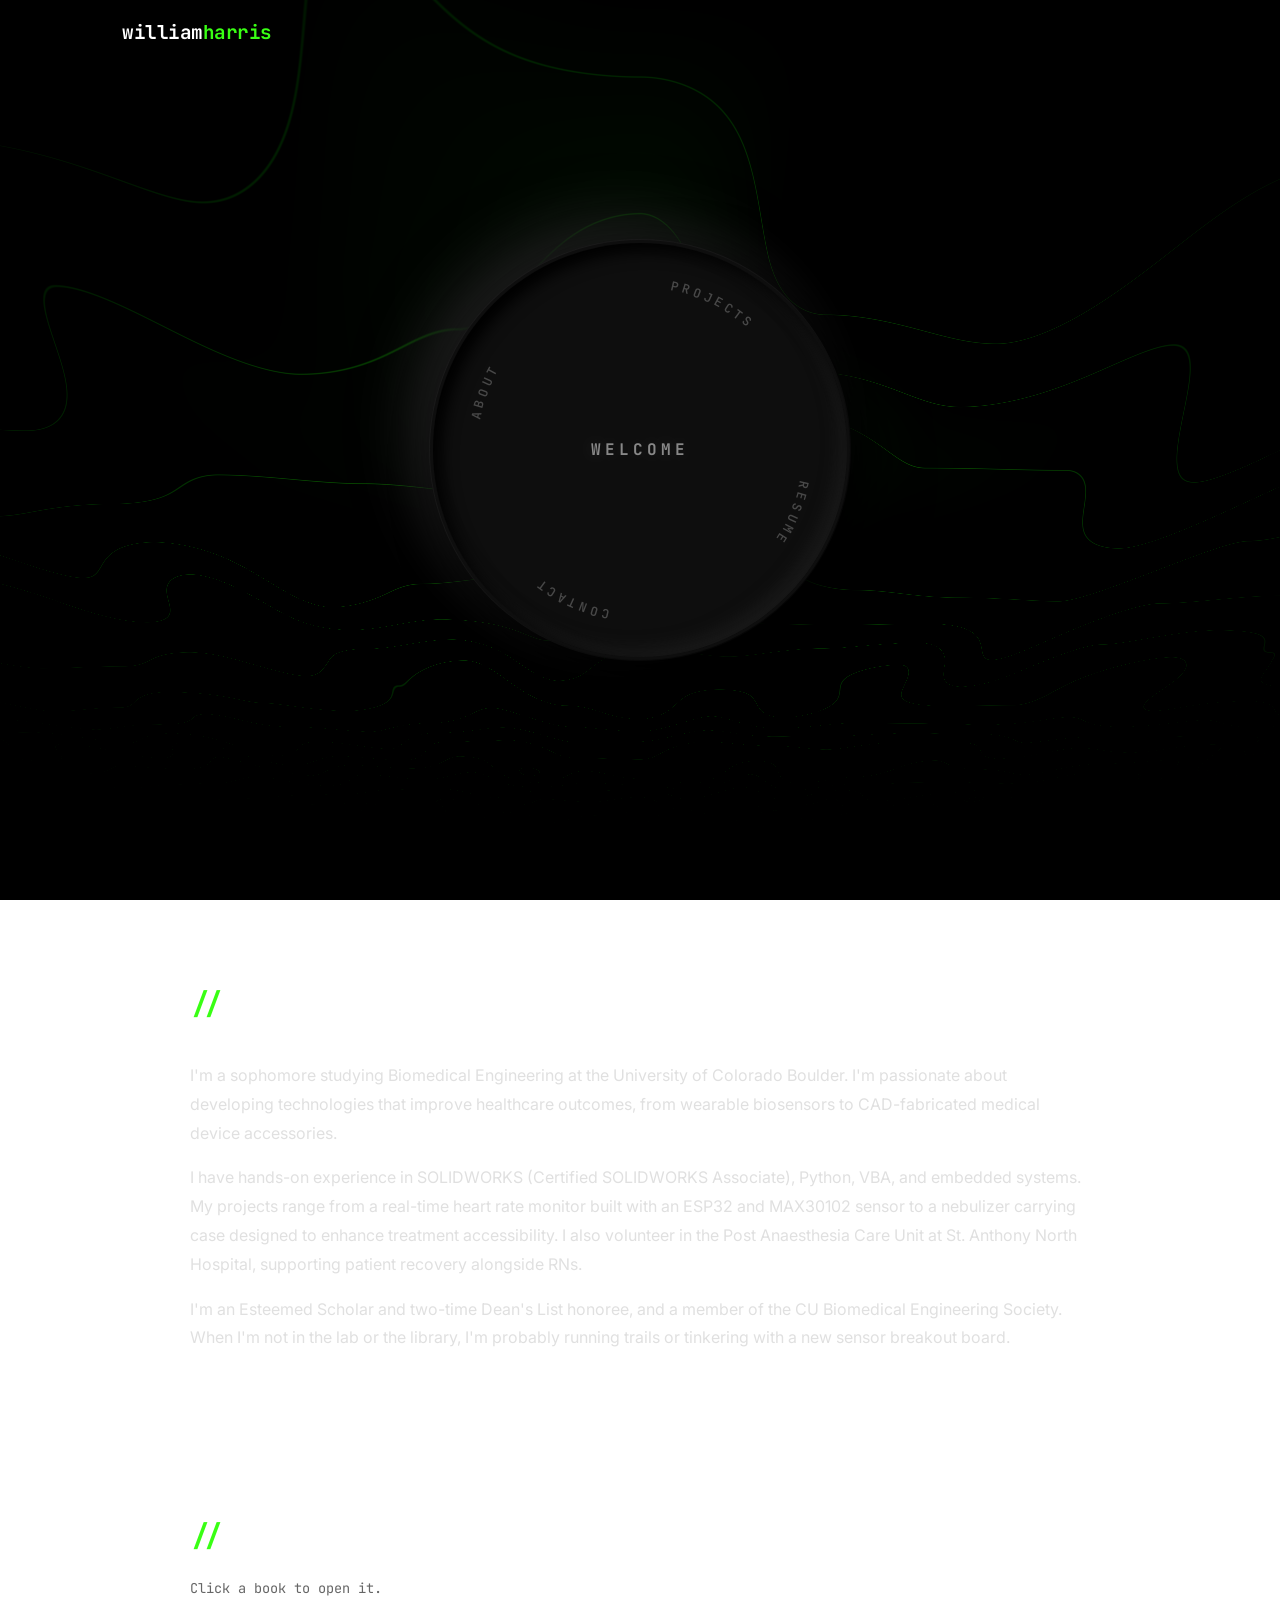
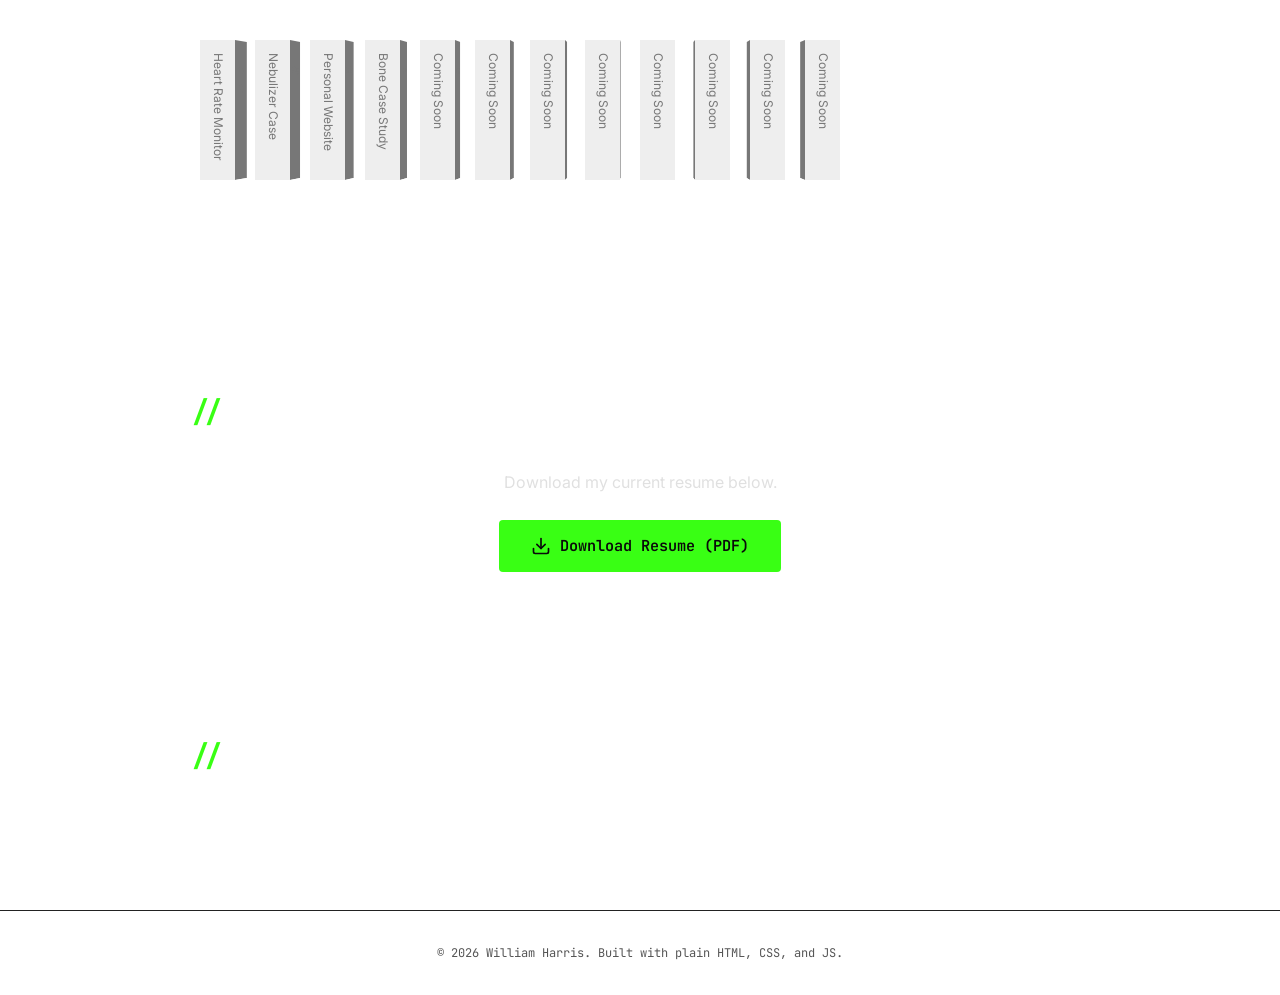
<file: index.html>
<!DOCTYPE html>
<html lang="en">
<head>
  <meta charset="UTF-8">
  <meta name="viewport" content="width=device-width, initial-scale=1.0">
  <title>William Harris | Biomedical Engineering</title>
  <meta name="description" content="Personal portfolio of William Harris, Biomedical Engineering student at CU Boulder, building biomedical devices and pursuing medicine.">
  <link rel="preconnect" href="https://fonts.googleapis.com">
  <link rel="preconnect" href="https://fonts.gstatic.com" crossorigin>
  <link href="https://fonts.googleapis.com/css2?family=JetBrains+Mono:wght@400;500;700&family=Inter:wght@400;500;600&display=swap" rel="stylesheet">
  <link rel="icon" type="image/svg+xml" href="assets/favicon.svg">
  <link rel="stylesheet" href="css/style.css">
</head>
<body>

  <!-- Animated WebGL Background -->
  <div id="webgl-bg">
    <canvas id="bgCanvas"></canvas>
  </div>

  <!-- Navigation -->
  <nav id="navbar">
    <div class="nav-container">
      <a href="#hero" class="nav-logo" data-text="williamharris">william<span class="accent">harris</span></a>
    </div>
  </nav>

  <!-- Hero -->
  <section id="hero">
    <div class="circ-hero">
      <div class="circ-disc" id="circDisc">
        <div class="circ-ring" id="circRing">
          <svg class="circ-svg" viewBox="0 0 400 400" xmlns="http://www.w3.org/2000/svg">
            <defs>
              <path id="circ-path" d="M 200,200 m -155,0 a 155,155 0 1,1 310,0 a 155,155 0 1,1 -310,0"/>
            </defs>
            <text class="circ-item" data-target="about">
              <textPath href="#circ-path" startOffset="3%">ABOUT</textPath>
            </text>
            <text class="circ-item" data-target="projects">
              <textPath href="#circ-path" startOffset="28%">PROJECTS</textPath>
            </text>
            <text class="circ-item" data-target="resume">
              <textPath href="#circ-path" startOffset="53%">RESUME</textPath>
            </text>
            <text class="circ-item" data-target="contact">
              <textPath href="#circ-path" startOffset="78%">CONTACT</textPath>
            </text>
          </svg>
        </div>
        <div class="circ-center">
          <span id="circCenterText">WELCOME</span>
        </div>
      </div>
    </div>
  </section>

  <!-- About -->
  <section id="about">
    <div class="section-container">
      <h2 class="section-title"><span class="accent">//</span> about</h2>
      <div class="about-content">
        <p>I'm a sophomore studying Biomedical Engineering at the University of Colorado Boulder. I'm passionate about developing technologies that improve healthcare outcomes, from wearable biosensors to CAD-fabricated medical device accessories.</p>
        <p>I have hands-on experience in SOLIDWORKS (Certified SOLIDWORKS Associate), Python, VBA, and embedded systems. My projects range from a real-time heart rate monitor built with an ESP32 and MAX30102 sensor to a nebulizer carrying case designed to enhance treatment accessibility. I also volunteer in the Post Anaesthesia Care Unit at St. Anthony North Hospital, supporting patient recovery alongside RNs.</p>
        <p>I'm an Esteemed Scholar and two-time Dean's List honoree, and a member of the CU Biomedical Engineering Society. When I'm not in the lab or the library, I'm probably running trails or tinkering with a new sensor breakout board.</p>
      </div>
    </div>
  </section>

  <!-- Projects -->
  <section id="projects">
    <div class="section-container">
      <h2 class="section-title"><span class="accent">//</span> projects</h2>
      <p class="section-subtitle">Click a book to open it.</p>
  <main>
    <label class="container">
      <div class="book">
        <div><span>Heart Rate Monitor</span></div>
        <div></div>
        <div><span>Heart Rate Monitor</span></div>
        <div></div>

        <input type="radio" name="book" />
      </div>
      <div class="book-details">
        <h3>Wearable Heart Rate Monitor</h3>
        <div class="book-links">
          <a href="https://github.com/williamjharris/wearable-heart-rate-monitor" target="_blank" rel="noopener" class="book-link">View on GitHub →</a>
          <a href="projects/heart-rate-monitor.html" class="book-link">View Details →</a>
        </div>
        <p>Real-time BPM monitoring with an ESP32 microcontroller and MAX30102 pulse oximeter. Features an OLED display, WiFi web dashboard, and Python data logger for long-term heart rate analysis.</p>
        <div class="book-tags">
          <span>ESP32</span>
          <span>MAX30102</span>
          <span>C++</span>
          <span>Python</span>
          <span>WiFi</span>
        </div>
      </div>
    </label>

    <label class="container">
      <div class="book">
        <div><span>Nebulizer Case</span></div>
        <div></div>
        <div><span>Nebulizer Case</span></div>
        <div></div>

        <input type="radio" name="book" />
      </div>
      <div class="book-details">
        <h3>Nebulizer Carrying Case</h3>
        <div class="book-links">
          <a href="projects/nebulizer-case.html" class="book-link">View Details →</a>
        </div>
        <p>Collaborated in a two-person team to design and fabricate a nebulizer carrying case enhancing treatment accessibility and mobility. Used SOLIDWORKS and CAD to design functional attachments including a rotating handle, removable lid, medicine capsule, and ventilated case.</p>
        <div class="book-tags">
          <span>SOLIDWORKS</span>
          <span>CAD</span>
          <span>Fabrication</span>
          <span>Medical Device</span>
        </div>
      </div>
    </label>

    <label class="container">
      <div class="book">
        <div><span>Personal Website</span></div>
        <div></div>
        <div><span>Personal Website</span></div>
        <div></div>

        <input type="radio" name="book" />
      </div>
      <div class="book-details">
        <h3>Personal Portfolio Website</h3>
        <div class="book-links">
          <a href="https://github.com/williamjharris/williamjharris.github.io" target="_blank" rel="noopener" class="book-link">View on GitHub →</a>
          <a href="projects/portfolio-website.html" class="book-link">View Details →</a>
        </div>
        <p>A portfolio site built from scratch with plain HTML, CSS, and vanilla JS. Features a terminal-style typing animation, 3D CSS bookshelf for projects, and animated social links. Hosted on GitHub Pages.</p>
        <div class="book-tags">
          <span>HTML</span>
          <span>CSS</span>
          <span>JavaScript</span>
          <span>GitHub Pages</span>
        </div>
      </div>
    </label>

    <label class="container">
      <div class="book">
        <div><span>Bone Case Study</span></div>
        <div></div>
        <div><span>Bone Case Study</span></div>
        <div></div>

        <input type="radio" name="book" />
      </div>
      <div class="book-details">
        <h3>Bone Mechanical Forces: Case Study Analysis</h3>
        <div class="book-links">
          <a href="projects/bone-case-study.html" class="book-link">View Details →</a>
        </div>
        <p>Data visualization and analysis of a landmark case study examining whether bone benefits from youth physical activity persist into the tenth decade of life, using pQCT imaging of a 94-year-old former MLB pitcher.</p>
        <div class="book-tags">
          <span>Biomechanics</span>
          <span>Bone Biology</span>
          <span>pQCT</span>
          <span>BMEN 2010</span>
        </div>
      </div>
    </label>

    <label class="container">
      <div class="book">
        <div><span>Coming Soon</span></div>
        <div></div>
        <div><span>Coming Soon</span></div>
        <div></div>

        <input type="radio" name="book" />
      </div>
    </label>

    <label class="container">
      <div class="book">
        <div><span>Coming Soon</span></div>
        <div></div>
        <div><span>Coming Soon</span></div>
        <div></div>

        <input type="radio" name="book" />
      </div>
    </label>

    <label class="container">
      <div class="book">
        <div><span>Coming Soon</span></div>
        <div></div>
        <div><span>Coming Soon</span></div>
        <div></div>

        <input type="radio" name="book" />
      </div>
    </label>

    <label class="container">
      <div class="book">
        <div><span>Coming Soon</span></div>
        <div></div>
        <div><span>Coming Soon</span></div>
        <div></div>

        <input type="radio" name="book" />
      </div>
    </label>

    <label class="container">
      <div class="book">
        <div><span>Coming Soon</span></div>
        <div></div>
        <div><span>Coming Soon</span></div>
        <div></div>

        <input type="radio" name="book" />
      </div>
    </label>

    <label class="container">
      <div class="book">
        <div><span>Coming Soon</span></div>
        <div></div>
        <div><span>Coming Soon</span></div>
        <div></div>

        <input type="radio" name="book" />
      </div>
    </label>

    <label class="container">
      <div class="book">
        <div><span>Coming Soon</span></div>
        <div></div>
        <div><span>Coming Soon</span></div>
        <div></div>

        <input type="radio" name="book" />
      </div>
    </label>

    <label class="container">
      <div class="book">
        <div><span>Coming Soon</span></div>
        <div></div>
        <div><span>Coming Soon</span></div>
        <div></div>

        <input type="radio" name="book" />
      </div>
    </label>
  </main>
    </div>
  </section>

  <!-- Resume -->
  <section id="resume">
    <div class="section-container">
      <h2 class="section-title"><span class="accent">//</span> resume</h2>
      <div class="resume-content">
        <p>Download my current resume below.</p>
        <a href="assets/resume.pdf" download class="btn-download">
          <svg width="20" height="20" viewBox="0 0 24 24" fill="none" stroke="currentColor" stroke-width="2" stroke-linecap="round" stroke-linejoin="round">
            <path d="M21 15v4a2 2 0 0 1-2 2H5a2 2 0 0 1-2-2v-4"/>
            <polyline points="7 10 12 15 17 10"/>
            <line x1="12" y1="15" x2="12" y2="3"/>
          </svg>
          Download Resume (PDF)
        </a>
      </div>
    </div>
  </section>

  <!-- Contact / Social Links -->
  <section id="contact">
    <div class="section-container">
      <h2 class="section-title"><span class="accent">//</span> contact</h2>
      <div class="social-links">
        <a href="https://github.com/williamjharris" target="_blank" rel="noopener" class="social-item" data-social="GitHub">
          <span class="social-name">GitHub</span>
          <div class="social-icon-popup">
            <svg viewBox="0 0 24 24" fill="currentColor" width="48" height="48"><path d="M12 0C5.37 0 0 5.37 0 12c0 5.3 3.438 9.8 8.205 11.387.6.113.82-.258.82-.577 0-.285-.01-1.04-.015-2.04-3.338.724-4.042-1.61-4.042-1.61-.546-1.387-1.333-1.756-1.333-1.756-1.089-.745.083-.729.083-.729 1.205.084 1.838 1.236 1.838 1.236 1.07 1.835 2.809 1.305 3.495.998.108-.776.417-1.305.76-1.605-2.665-.3-5.466-1.332-5.466-5.93 0-1.31.465-2.38 1.235-3.22-.135-.303-.54-1.523.105-3.176 0 0 1.005-.322 3.3 1.23.96-.267 1.98-.399 3-.405 1.02.006 2.04.138 3 .405 2.28-1.552 3.285-1.23 3.285-1.23.645 1.653.24 2.873.12 3.176.765.84 1.23 1.91 1.23 3.22 0 4.61-2.805 5.625-5.475 5.92.42.36.81 1.096.81 2.22 0 1.606-.015 2.896-.015 3.286 0 .315.21.69.825.57C20.565 21.795 24 17.295 24 12c0-6.63-5.37-12-12-12"/></svg>
          </div>
        </a>
        <a href="https://www.linkedin.com/in/liam-j-harris/" target="_blank" rel="noopener" class="social-item" data-social="LinkedIn">
          <span class="social-name">LinkedIn</span>
          <div class="social-icon-popup">
            <svg viewBox="0 0 24 24" fill="currentColor" width="48" height="48"><path d="M20.447 20.452h-3.554v-5.569c0-1.328-.027-3.037-1.852-3.037-1.853 0-2.136 1.445-2.136 2.939v5.667H9.351V9h3.414v1.561h.046c.477-.9 1.637-1.85 3.37-1.85 3.601 0 4.267 2.37 4.267 5.455v6.286zM5.337 7.433a2.062 2.062 0 0 1-2.063-2.065 2.064 2.064 0 1 1 2.063 2.065zm1.782 13.019H3.555V9h3.564v11.452zM22.225 0H1.771C.792 0 0 .774 0 1.729v20.542C0 23.227.792 24 1.771 24h20.451C23.2 24 24 23.227 24 22.271V1.729C24 .774 23.2 0 22.222 0h.003z"/></svg>
          </div>
        </a>
        <a href="mailto:liam.harris@colorado.edu" class="social-item" data-social="Email">
          <span class="social-name">Email</span>
          <div class="social-icon-popup">
            <svg viewBox="0 0 24 24" fill="none" stroke="currentColor" stroke-width="2" stroke-linecap="round" stroke-linejoin="round" width="48" height="48"><rect x="2" y="4" width="20" height="16" rx="2"/><path d="m22 7-8.97 5.7a1.94 1.94 0 0 1-2.06 0L2 7"/></svg>
          </div>
        </a>
      </div>
    </div>
  </section>

  <!-- Footer -->
  <footer>
    <p>&copy; 2026 William Harris. Built with plain HTML, CSS, and JS.</p>
  </footer>

  <script src="js/main.js"></script>
</body>
</html>
</file>
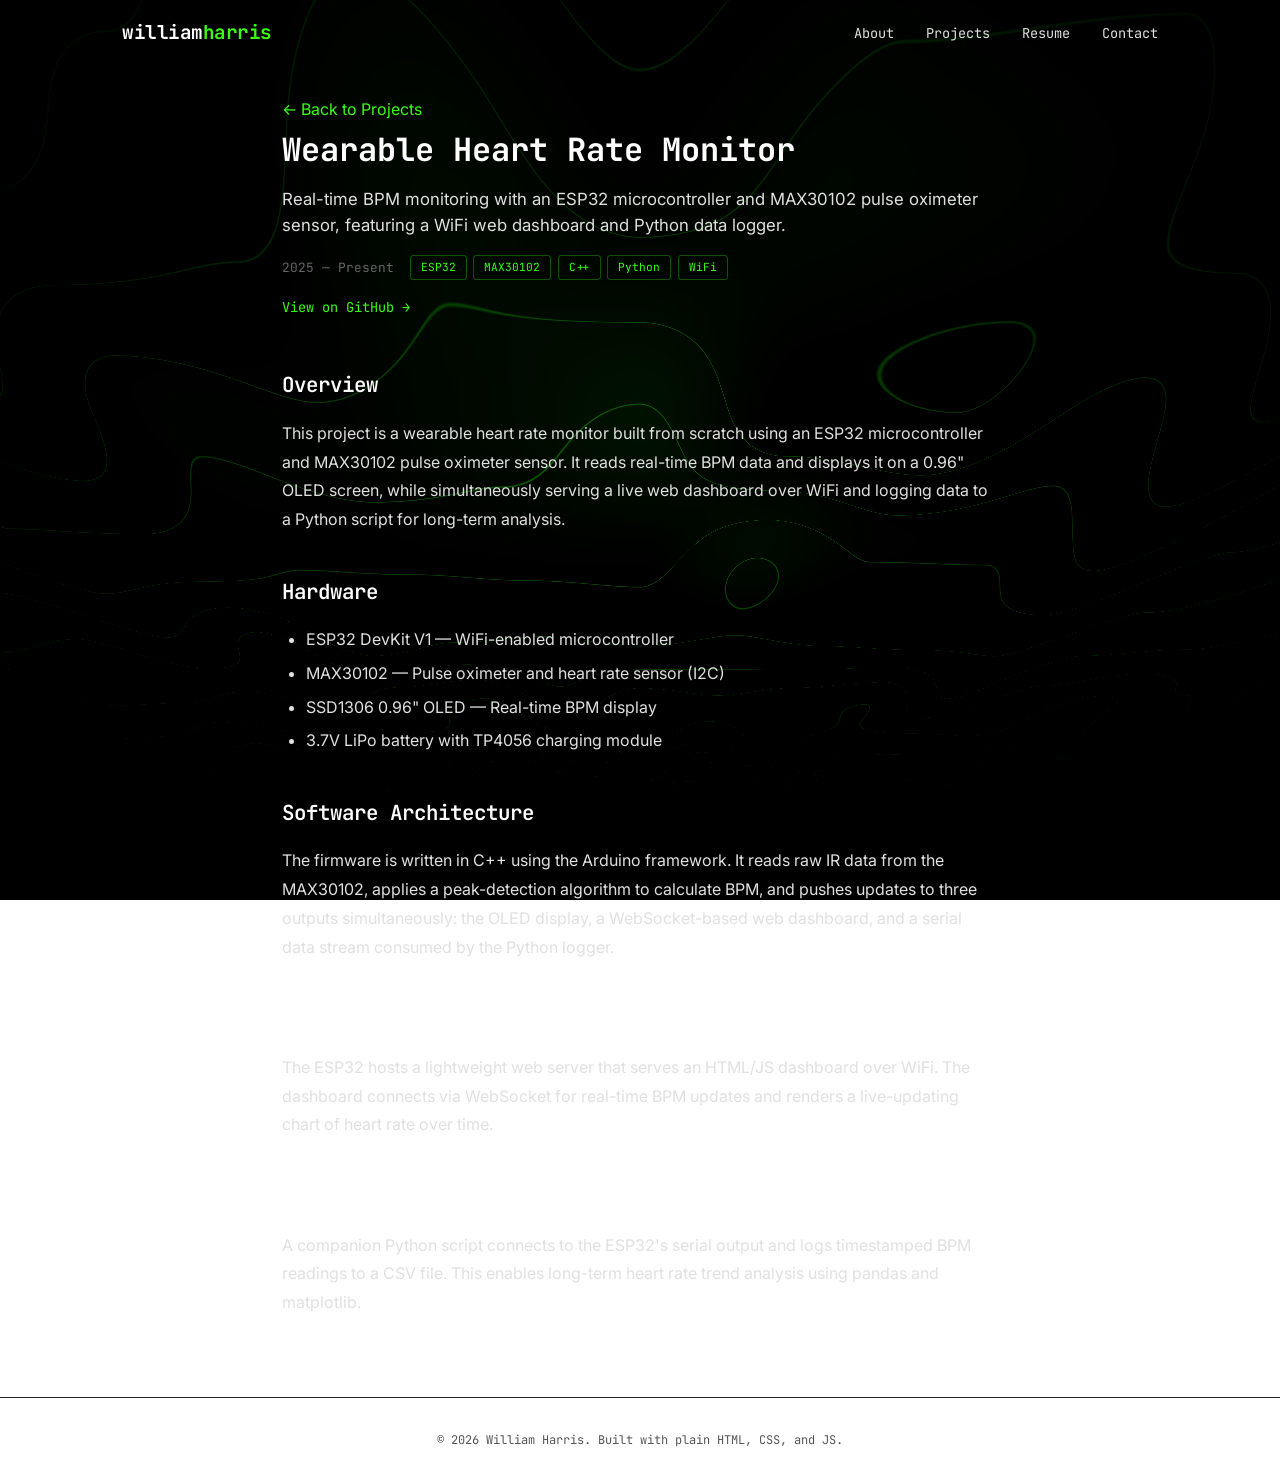
<file: projects/heart-rate-monitor.html>
<!DOCTYPE html>
<html lang="en">
<head>
  <meta charset="UTF-8">
  <meta name="viewport" content="width=device-width, initial-scale=1.0">
  <title>Wearable Heart Rate Monitor — William Harris</title>
  <meta name="description" content="Real-time BPM monitoring with ESP32 and MAX30102 — detailed project writeup by William Harris.">
  <link rel="preconnect" href="https://fonts.googleapis.com">
  <link rel="preconnect" href="https://fonts.gstatic.com" crossorigin>
  <link href="https://fonts.googleapis.com/css2?family=JetBrains+Mono:wght@400;500;700&family=Inter:wght@400;500;600&display=swap" rel="stylesheet">
  <link rel="icon" type="image/svg+xml" href="../assets/favicon.svg">
  <link rel="stylesheet" href="../css/style.css">
</head>
<body>

  <!-- Animated WebGL Background -->
  <div id="webgl-bg">
    <canvas id="bgCanvas"></canvas>
  </div>

  <!-- Navigation -->
  <nav id="navbar">
    <div class="nav-container">
      <a href="../index.html#hero" class="nav-logo" data-text="williamharris">william<span class="accent">harris</span></a>
      <button class="nav-toggle" id="navToggle" aria-label="Toggle navigation">
        <span></span>
        <span></span>
        <span></span>
      </button>
      <ul class="nav-links" id="navLinks">
        <li><a href="../index.html#about">About</a></li>
        <li><a href="../index.html#projects">Projects</a></li>
        <li><a href="../index.html#resume">Resume</a></li>
        <li><a href="../index.html#contact">Contact</a></li>
      </ul>
    </div>
  </nav>

  <!-- Project Content -->
  <div class="project-page">
    <div class="project-hero">
      <a href="../index.html#projects" class="back-link">&larr; Back to Projects</a>
      <h1>Wearable Heart Rate Monitor</h1>
      <p class="project-subtitle">Real-time BPM monitoring with an ESP32 microcontroller and MAX30102 pulse oximeter sensor, featuring a WiFi web dashboard and Python data logger.</p>
      <div class="project-meta">
        <span class="project-date">2025 — Present</span>
        <div class="project-tags">
          <span>ESP32</span>
          <span>MAX30102</span>
          <span>C++</span>
          <span>Python</span>
          <span>WiFi</span>
        </div>
      </div>
      <div class="project-links">
        <a href="https://github.com/williamjharris/wearable-heart-rate-monitor" target="_blank" rel="noopener">View on GitHub &rarr;</a>
      </div>
    </div>

    <div class="project-body">
      <h2>Overview</h2>
      <p>This project is a wearable heart rate monitor built from scratch using an ESP32 microcontroller and MAX30102 pulse oximeter sensor. It reads real-time BPM data and displays it on a 0.96" OLED screen, while simultaneously serving a live web dashboard over WiFi and logging data to a Python script for long-term analysis.</p>

      <h2>Hardware</h2>
      <ul>
        <li>ESP32 DevKit V1 — WiFi-enabled microcontroller</li>
        <li>MAX30102 — Pulse oximeter and heart rate sensor (I2C)</li>
        <li>SSD1306 0.96" OLED — Real-time BPM display</li>
        <li>3.7V LiPo battery with TP4056 charging module</li>
      </ul>

      <h2>Software Architecture</h2>
      <p>The firmware is written in C++ using the Arduino framework. It reads raw IR data from the MAX30102, applies a peak-detection algorithm to calculate BPM, and pushes updates to three outputs simultaneously: the OLED display, a WebSocket-based web dashboard, and a serial data stream consumed by the Python logger.</p>

      <h2>Web Dashboard</h2>
      <p>The ESP32 hosts a lightweight web server that serves an HTML/JS dashboard over WiFi. The dashboard connects via WebSocket for real-time BPM updates and renders a live-updating chart of heart rate over time.</p>

      <h2>Python Data Logger</h2>
      <p>A companion Python script connects to the ESP32's serial output and logs timestamped BPM readings to a CSV file. This enables long-term heart rate trend analysis using pandas and matplotlib.</p>

      <!-- Add more content, images, and details here -->
    </div>
  </div>

  <!-- Footer -->
  <footer>
    <p>&copy; 2026 William Harris. Built with plain HTML, CSS, and JS.</p>
  </footer>

  <script src="../js/main.js"></script>
</body>
</html>
</file>
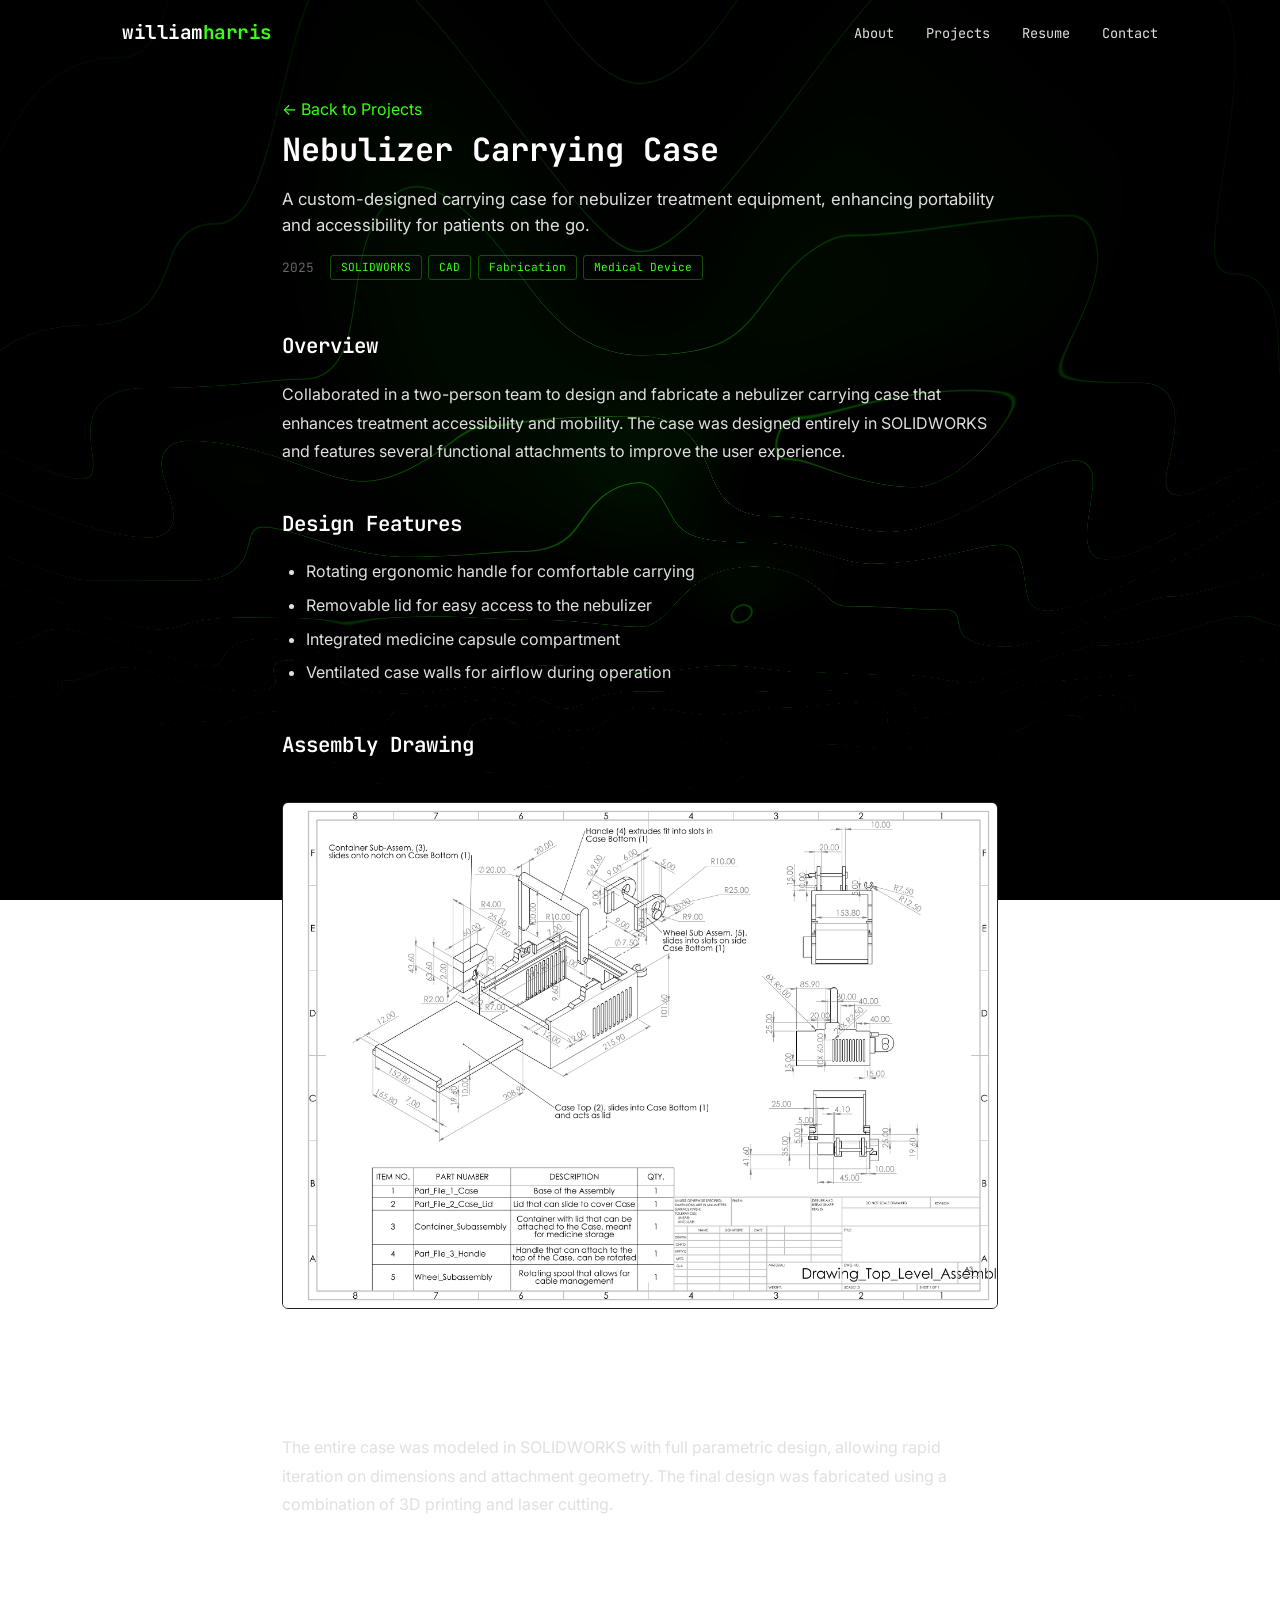
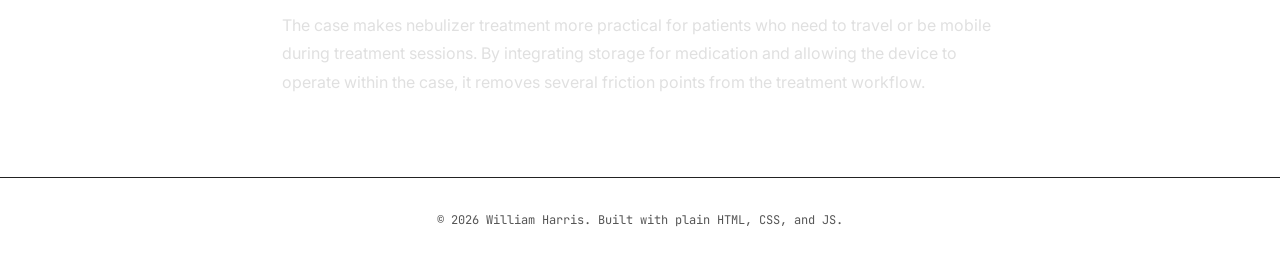
<file: projects/nebulizer-case.html>
<!DOCTYPE html>
<html lang="en">
<head>
  <meta charset="UTF-8">
  <meta name="viewport" content="width=device-width, initial-scale=1.0">
  <title>Nebulizer Carrying Case — William Harris</title>
  <meta name="description" content="CAD-designed nebulizer carrying case to improve treatment accessibility — detailed project writeup by William Harris.">
  <link rel="preconnect" href="https://fonts.googleapis.com">
  <link rel="preconnect" href="https://fonts.gstatic.com" crossorigin>
  <link href="https://fonts.googleapis.com/css2?family=JetBrains+Mono:wght@400;500;700&family=Inter:wght@400;500;600&display=swap" rel="stylesheet">
  <link rel="icon" type="image/svg+xml" href="../assets/favicon.svg">
  <link rel="stylesheet" href="../css/style.css">
</head>
<body>

  <!-- Animated WebGL Background -->
  <div id="webgl-bg">
    <canvas id="bgCanvas"></canvas>
  </div>

  <!-- Navigation -->
  <nav id="navbar">
    <div class="nav-container">
      <a href="../index.html#hero" class="nav-logo" data-text="williamharris">william<span class="accent">harris</span></a>
      <button class="nav-toggle" id="navToggle" aria-label="Toggle navigation">
        <span></span>
        <span></span>
        <span></span>
      </button>
      <ul class="nav-links" id="navLinks">
        <li><a href="../index.html#about">About</a></li>
        <li><a href="../index.html#projects">Projects</a></li>
        <li><a href="../index.html#resume">Resume</a></li>
        <li><a href="../index.html#contact">Contact</a></li>
      </ul>
    </div>
  </nav>

  <!-- Project Content -->
  <div class="project-page">
    <div class="project-hero">
      <a href="../index.html#projects" class="back-link">&larr; Back to Projects</a>
      <h1>Nebulizer Carrying Case</h1>
      <p class="project-subtitle">A custom-designed carrying case for nebulizer treatment equipment, enhancing portability and accessibility for patients on the go.</p>
      <div class="project-meta">
        <span class="project-date">2025</span>
        <div class="project-tags">
          <span>SOLIDWORKS</span>
          <span>CAD</span>
          <span>Fabrication</span>
          <span>Medical Device</span>
        </div>
      </div>
    </div>

    <div class="project-body">
      <h2>Overview</h2>
      <p>Collaborated in a two-person team to design and fabricate a nebulizer carrying case that enhances treatment accessibility and mobility. The case was designed entirely in SOLIDWORKS and features several functional attachments to improve the user experience.</p>

      <h2>Design Features</h2>
      <ul>
        <li>Rotating ergonomic handle for comfortable carrying</li>
        <li>Removable lid for easy access to the nebulizer</li>
        <li>Integrated medicine capsule compartment</li>
        <li>Ventilated case walls for airflow during operation</li>
      </ul>

      <h2>Assembly Drawing</h2>
      <img src="../assets/images/nebulizer-case.png" alt="SOLIDWORKS top-level assembly drawing of the nebulizer carrying case, showing all parts and dimensions" class="full-width">

      <h2>CAD & Fabrication</h2>
      <p>The entire case was modeled in SOLIDWORKS with full parametric design, allowing rapid iteration on dimensions and attachment geometry. The final design was fabricated using a combination of 3D printing and laser cutting.</p>

      <h2>Impact</h2>
      <p>The case makes nebulizer treatment more practical for patients who need to travel or be mobile during treatment sessions. By integrating storage for medication and allowing the device to operate within the case, it removes several friction points from the treatment workflow.</p>

      <!-- Add more content, images, and details here -->
    </div>
  </div>

  <!-- Footer -->
  <footer>
    <p>&copy; 2026 William Harris. Built with plain HTML, CSS, and JS.</p>
  </footer>

  <script src="../js/main.js"></script>
</body>
</html>
</file>
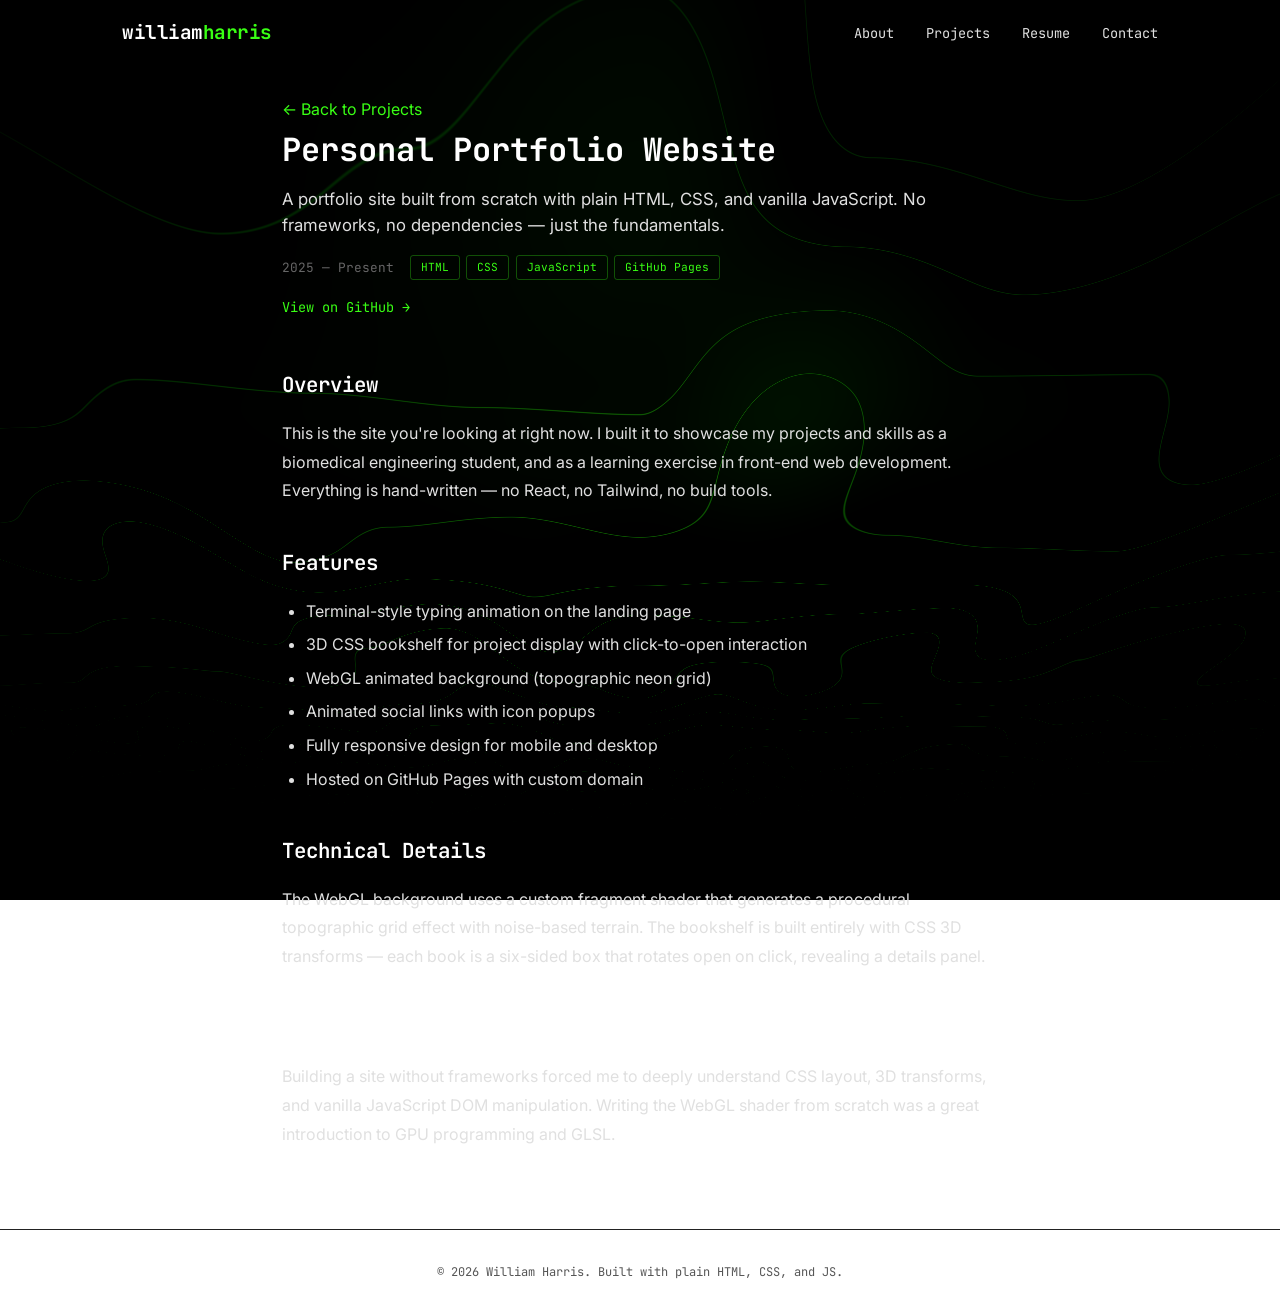
<file: projects/portfolio-website.html>
<!DOCTYPE html>
<html lang="en">
<head>
  <meta charset="UTF-8">
  <meta name="viewport" content="width=device-width, initial-scale=1.0">
  <title>Portfolio Website — William Harris</title>
  <meta name="description" content="A portfolio site built from scratch with HTML, CSS, and vanilla JS — detailed project writeup by William Harris.">
  <link rel="preconnect" href="https://fonts.googleapis.com">
  <link rel="preconnect" href="https://fonts.gstatic.com" crossorigin>
  <link href="https://fonts.googleapis.com/css2?family=JetBrains+Mono:wght@400;500;700&family=Inter:wght@400;500;600&display=swap" rel="stylesheet">
  <link rel="icon" type="image/svg+xml" href="../assets/favicon.svg">
  <link rel="stylesheet" href="../css/style.css">
</head>
<body>

  <!-- Animated WebGL Background -->
  <div id="webgl-bg">
    <canvas id="bgCanvas"></canvas>
  </div>

  <!-- Navigation -->
  <nav id="navbar">
    <div class="nav-container">
      <a href="../index.html#hero" class="nav-logo" data-text="williamharris">william<span class="accent">harris</span></a>
      <button class="nav-toggle" id="navToggle" aria-label="Toggle navigation">
        <span></span>
        <span></span>
        <span></span>
      </button>
      <ul class="nav-links" id="navLinks">
        <li><a href="../index.html#about">About</a></li>
        <li><a href="../index.html#projects">Projects</a></li>
        <li><a href="../index.html#resume">Resume</a></li>
        <li><a href="../index.html#contact">Contact</a></li>
      </ul>
    </div>
  </nav>

  <!-- Project Content -->
  <div class="project-page">
    <div class="project-hero">
      <a href="../index.html#projects" class="back-link">&larr; Back to Projects</a>
      <h1>Personal Portfolio Website</h1>
      <p class="project-subtitle">A portfolio site built from scratch with plain HTML, CSS, and vanilla JavaScript. No frameworks, no dependencies — just the fundamentals.</p>
      <div class="project-meta">
        <span class="project-date">2025 — Present</span>
        <div class="project-tags">
          <span>HTML</span>
          <span>CSS</span>
          <span>JavaScript</span>
          <span>GitHub Pages</span>
        </div>
      </div>
      <div class="project-links">
        <a href="https://github.com/williamjharris/williamjharris.github.io" target="_blank" rel="noopener">View on GitHub &rarr;</a>
      </div>
    </div>

    <div class="project-body">
      <h2>Overview</h2>
      <p>This is the site you're looking at right now. I built it to showcase my projects and skills as a biomedical engineering student, and as a learning exercise in front-end web development. Everything is hand-written — no React, no Tailwind, no build tools.</p>

      <h2>Features</h2>
      <ul>
        <li>Terminal-style typing animation on the landing page</li>
        <li>3D CSS bookshelf for project display with click-to-open interaction</li>
        <li>WebGL animated background (topographic neon grid)</li>
        <li>Animated social links with icon popups</li>
        <li>Fully responsive design for mobile and desktop</li>
        <li>Hosted on GitHub Pages with custom domain</li>
      </ul>

      <h2>Technical Details</h2>
      <p>The WebGL background uses a custom fragment shader that generates a procedural topographic grid effect with noise-based terrain. The bookshelf is built entirely with CSS 3D transforms — each book is a six-sided box that rotates open on click, revealing a details panel.</p>

      <h2>What I Learned</h2>
      <p>Building a site without frameworks forced me to deeply understand CSS layout, 3D transforms, and vanilla JavaScript DOM manipulation. Writing the WebGL shader from scratch was a great introduction to GPU programming and GLSL.</p>

      <!-- Add more content, images, and details here -->
    </div>
  </div>

  <!-- Footer -->
  <footer>
    <p>&copy; 2026 William Harris. Built with plain HTML, CSS, and JS.</p>
  </footer>

  <script src="../js/main.js"></script>
</body>
</html>
</file>
<file: css/style.css>
/* ========================================
   VARIABLES & RESET
   ======================================== */

:root {
  --bg: #0a0a0a;
  --text: #e0e0e0;
  --heading: #ffffff;
  --accent: #39ff14;
  --accent-dim: rgba(57, 255, 20, 0.3);
  --surface: #111111;
  --border: #222222;
  --font-mono: 'JetBrains Mono', monospace;
  --font-sans: 'Inter', -apple-system, BlinkMacSystemFont, sans-serif;
}

/* WebGL animated background */
#webgl-bg {
  position: fixed;
  inset: 0;
  width: 100%;
  height: 100%;
  z-index: -1;
}

#bgCanvas {
  width: 100%;
  height: 100%;
  display: block;
  touch-action: none;
  filter: contrast(1.1) brightness(0.9);
}

*, *::before, *::after {
  margin: 0;
  padding: 0;
  box-sizing: border-box;
}

html {
  scroll-behavior: smooth;
  font-size: 16px;
}

body {
  background: transparent;
  color: var(--text);
  font-family: var(--font-sans);
  line-height: 1.7;
  overflow-x: hidden;
}

a {
  color: var(--accent);
  text-decoration: none;
  transition: opacity 0.2s;
}

a:hover {
  opacity: 0.8;
}

::selection {
  background: var(--accent);
  color: var(--bg);
}

/* ========================================
   NAVIGATION
   ======================================== */

#navbar {
  position: fixed;
  top: 0;
  left: 0;
  right: 0;
  z-index: 1000;
  padding: 1rem 0;
  transition: background 0.3s, backdrop-filter 0.3s;
}

#navbar.scrolled {
  background: rgba(10, 10, 10, 0.8);
  backdrop-filter: blur(12px);
  -webkit-backdrop-filter: blur(12px);
  border-bottom: 1px solid var(--border);
}

.nav-container {
  max-width: 1100px;
  margin: 0 auto;
  padding: 0 2rem;
  display: flex;
  align-items: center;
  justify-content: space-between;
}

.nav-logo {
  font-family: var(--font-mono);
  font-size: 1.2rem;
  font-weight: 700;
  color: var(--heading);
  letter-spacing: -0.5px;
  position: relative;
  display: inline-block;
}

.nav-logo::before,
.nav-logo::after {
  content: attr(data-text);
  position: absolute;
  top: 0;
  left: 0;
  width: 100%;
  height: 100%;
  overflow: hidden;
  pointer-events: none;
  font-family: var(--font-mono);
  font-size: 1.2rem;
  font-weight: 700;
  letter-spacing: -0.5px;
}

.nav-logo::before {
  color: #ff00ff;
  animation: glitch-top 4s ease-in-out infinite;
  clip-path: inset(0 0 80% 0);
}

.nav-logo::after {
  color: #00ffff;
  animation: glitch-bottom 4s ease-in-out infinite;
  clip-path: inset(80% 0 0 0);
}

@keyframes glitch-top {
  0%, 74%, 100% {
    clip-path: inset(0 0 80% 0);
    transform: translate(0);
  }
  75% {
    clip-path: inset(20% 0 40% 0);
    transform: translate(-3px, -1px);
  }
  76% {
    clip-path: inset(60% 0 5% 0);
    transform: translate(3px, 1px);
  }
  77% {
    clip-path: inset(10% 0 70% 0);
    transform: translate(-2px, 0);
  }
  78% {
    clip-path: inset(50% 0 20% 0);
    transform: translate(2px, -1px);
  }
  79%, 80% {
    clip-path: inset(0 0 80% 0);
    transform: translate(0);
  }
  85% {
    clip-path: inset(40% 0 30% 0);
    transform: translate(-2px, 1px);
  }
  86% {
    clip-path: inset(5% 0 60% 0);
    transform: translate(1px, 0);
  }
  87% {
    clip-path: inset(0 0 80% 0);
    transform: translate(0);
  }
}

@keyframes glitch-bottom {
  0%, 74%, 100% {
    clip-path: inset(80% 0 0 0);
    transform: translate(0);
  }
  75% {
    clip-path: inset(50% 0 10% 0);
    transform: translate(3px, 1px);
  }
  76% {
    clip-path: inset(10% 0 50% 0);
    transform: translate(-3px, -1px);
  }
  77% {
    clip-path: inset(70% 0 5% 0);
    transform: translate(2px, 0);
  }
  78% {
    clip-path: inset(30% 0 40% 0);
    transform: translate(-1px, 1px);
  }
  79%, 80% {
    clip-path: inset(80% 0 0 0);
    transform: translate(0);
  }
  85% {
    clip-path: inset(15% 0 50% 0);
    transform: translate(2px, -1px);
  }
  86% {
    clip-path: inset(65% 0 10% 0);
    transform: translate(-1px, 0);
  }
  87% {
    clip-path: inset(80% 0 0 0);
    transform: translate(0);
  }
}

.nav-logo .accent {
  color: var(--accent);
}

.nav-links {
  list-style: none;
  display: flex;
  gap: 2rem;
}

.nav-links a {
  font-family: var(--font-mono);
  font-size: 0.85rem;
  color: var(--text);
  transition: color 0.2s;
  position: relative;
}

.nav-links a::after {
  content: '';
  position: absolute;
  bottom: -4px;
  left: 0;
  width: 0;
  height: 1px;
  background: var(--accent);
  transition: width 0.3s;
}

.nav-links a:hover {
  color: var(--accent);
  opacity: 1;
}

.nav-links a:hover::after {
  width: 100%;
}

/* Mobile hamburger */
.nav-toggle {
  display: none;
  flex-direction: column;
  gap: 5px;
  background: none;
  border: none;
  cursor: pointer;
  padding: 4px;
}

.nav-toggle span {
  display: block;
  width: 24px;
  height: 2px;
  background: var(--text);
  transition: transform 0.3s, opacity 0.3s;
}

.nav-toggle.active span:nth-child(1) {
  transform: rotate(45deg) translate(5px, 5px);
}

.nav-toggle.active span:nth-child(2) {
  opacity: 0;
}

.nav-toggle.active span:nth-child(3) {
  transform: rotate(-45deg) translate(5px, -5px);
}

@media (max-width: 768px) {
  .nav-toggle {
    display: flex;
  }

  .nav-links {
    position: fixed;
    top: 0;
    right: -100%;
    width: 60%;
    height: 100vh;
    background: rgba(10, 10, 10, 0.95);
    backdrop-filter: blur(16px);
    -webkit-backdrop-filter: blur(16px);
    flex-direction: column;
    align-items: center;
    justify-content: center;
    gap: 2.5rem;
    transition: right 0.4s ease;
  }

  .nav-links.open {
    right: 0;
  }

  .nav-links a {
    font-size: 1.1rem;
  }
}

/* ========================================
   SECTIONS (shared)
   ======================================== */

section {
  display: flex;
  align-items: center;
  justify-content: center;
  padding: 5rem 2rem;
  overflow: visible;
}

#projects {
  padding-bottom: 8rem;
}

.section-container {
  max-width: 900px;
  width: 100%;
}

.section-title {
  font-family: var(--font-mono);
  font-size: 1.8rem;
  color: var(--heading);
  margin-bottom: 2rem;
  font-weight: 700;
}

.section-title .accent {
  color: var(--accent);
}

.section-subtitle {
  font-family: var(--font-mono);
  font-size: 0.85rem;
  color: #666;
  margin-top: -1rem;
  margin-bottom: 2.5rem;
}

/* ========================================
   HERO - CIRCULAR DISC
   ======================================== */

#hero {
  position: relative;
  width: 100%;
  height: 100vh;
  overflow: hidden;
  padding: 0;
  display: flex;
  align-items: center;
  justify-content: center;
}

.circ-hero {
  display: flex;
  align-items: center;
  justify-content: center;
}

.circ-disc {
  position: relative;
  width: 420px;
  height: 420px;
  border-radius: 50%;
  background: #0e0e0e;
  box-shadow:
    22px 22px 55px #000000,
    -22px -22px 55px #1d1d1d,
    0 0 0 1px #252525;
  animation: circFloat 5s ease-in-out infinite;
  transition: box-shadow 0.4s ease;
}

.circ-disc:hover {
  box-shadow:
    22px 22px 55px #000000,
    -22px -22px 55px #1d1d1d,
    0 0 0 1px #333,
    0 0 80px rgba(57, 255, 20, 0.07);
}

.circ-disc::before {
  content: '';
  position: absolute;
  inset: 3px;
  border-radius: 50%;
  box-shadow: inset 8px 8px 16px #000, inset -8px -8px 16px #1a1a1a;
  pointer-events: none;
  z-index: 1;
}

.circ-ring {
  position: absolute;
  inset: 0;
  border-radius: 50%;
  animation: circSpin 30s linear infinite;
}

.circ-svg {
  width: 100%;
  height: 100%;
  overflow: visible;
}

.circ-item {
  font-family: 'JetBrains Mono', monospace;
  font-size: 12px;
  font-weight: 600;
  letter-spacing: 3px;
  fill: #484848;
  cursor: pointer;
  transition: fill 0.3s ease;
}

.circ-item:hover,
.circ-item.active {
  fill: var(--accent);
  filter: drop-shadow(0 0 5px rgba(57, 255, 20, 0.7));
}

.circ-center {
  position: absolute;
  inset: 0;
  display: flex;
  align-items: center;
  justify-content: center;
  z-index: 5;
  pointer-events: none;
  border-radius: 50%;
}

#circCenterText {
  font-family: 'JetBrains Mono', monospace;
  font-size: 1rem;
  font-weight: 700;
  color: #888;
  letter-spacing: 0.25em;
  transition: color 0.3s ease, text-shadow 0.3s ease;
  text-align: center;
  text-shadow: 0 0 20px rgba(255, 255, 255, 0.18);
}

#circCenterText.active {
  color: var(--accent);
  text-shadow: 0 0 25px rgba(57, 255, 20, 0.4);
}

@keyframes circFloat {
  0%, 100% { transform: translateY(0px); }
  50% { transform: translateY(-10px); }
}

@keyframes circSpin {
  from { transform: rotate(0deg); }
  to { transform: rotate(360deg); }
}

@media (max-width: 600px) {
  .circ-disc {
    width: 300px;
    height: 300px;
  }

  .circ-item {
    font-size: 9px;
    letter-spacing: 2px;
  }

  #circCenterText {
    font-size: 0.75rem;
  }
}

.terminal {
  width: 100%;
  max-width: 700px;
  border: 1px solid var(--border);
  border-radius: 8px;
  overflow: hidden;
  background: var(--surface);
  box-shadow: 0 0 40px rgba(57, 255, 20, 0.05);
}

.terminal-header {
  display: flex;
  align-items: center;
  gap: 8px;
  padding: 12px 16px;
  background: #1a1a1a;
  border-bottom: 1px solid var(--border);
}

.terminal-dot {
  width: 12px;
  height: 12px;
  border-radius: 50%;
}

.terminal-dot.red { background: #ff5f57; }
.terminal-dot.yellow { background: #febc2e; }
.terminal-dot.green { background: #28c840; }

.terminal-title {
  font-family: var(--font-mono);
  font-size: 0.75rem;
  color: #666;
  margin-left: 8px;
}

.terminal-body {
  padding: 2rem;
}

.terminal-line {
  font-family: var(--font-mono);
  font-size: 1.3rem;
  color: var(--accent);
  margin-bottom: 1.5rem;
}

.prompt {
  color: var(--accent);
  margin-right: 0.5rem;
}

.typed-text {
  color: var(--heading);
}

.cursor {
  color: var(--accent);
  animation: blink 1s step-end infinite;
}

@keyframes blink {
  0%, 100% { opacity: 1; }
  50% { opacity: 0; }
}

.terminal-output {
  display: flex;
  flex-direction: column;
  gap: 0.5rem;
}

.output-line {
  font-family: var(--font-mono);
  font-size: 0.85rem;
  color: var(--text);
  opacity: 0;
  transform: translateY(5px);
  transition: opacity 0.4s, transform 0.4s;
}

.output-line.visible {
  opacity: 1;
  transform: translateY(0);
}

.output-line.hidden {
  opacity: 0;
}

/* ========================================
   ABOUT
   ======================================== */

.about-content {
  display: flex;
  flex-direction: column;
  gap: 1rem;
}

.about-content p {
  font-size: 1rem;
  line-height: 1.8;
}

/* ========================================
   PROJECTS - 3D BOOKSHELF
   ======================================== */

main {
  display: flex;
  perspective: 3500px;
}

.container {
  --width: 35px;
  --height: calc(var(--width) * 4);
  --depth: calc(var(--width) * 3);
  --padding: 20px;

  width: calc(var(--width) + var(--padding));
  height: var(--height);
  position: relative;
  cursor: pointer;

  display: grid;
  place-items: center;

  transform-style: preserve-3d;
  transform: translateZ(calc(var(--depth) / -2));

  transition: transform 0.3s, width 0.3s;

  &:hover {
    transform: translateY(-10px) translateZ(calc(var(--depth) / -2));
  }

  &.is-open {
    width: calc(var(--depth) + var(--padding));
    transform: translateZ(0);
  }
}

.book {
  color: #777;

  width: var(--width);
  height: var(--height);

  position: relative;
  transform-style: preserve-3d;

  transition: transform 0.3s;

  & div {
    position: absolute;
    transition: background-color 0.3s;
    overflow: hidden;
  }

  /* front and back */
  & div:nth-child(-n+2) {
    background: #eee;
    height: var(--height);
    width: var(--width);
  }

  & div:nth-child(1) {
    transform: rotateY(0deg) translateZ(calc(var(--depth) / 2));

    & span {
      display: block;
      transform: rotateZ(90deg);
      margin-top: 20px;
      text-wrap: nowrap;
      font-size: 12px;
    }
  }

  & div:nth-child(2) {
    transform: rotateY(180deg) translateZ(calc(var(--depth) / 2));
  }

  /* left and right */
  & div:nth-child(3), & div:nth-child(4) {
    background: #777;
    height: var(--height);
    width: var(--depth);
    left: calc(var(--width) * -1);
  }

  & div:nth-child(3) {
    transform: rotateY(90deg) translateZ(calc(var(--width) / 2));

    & span {
      display: block;
      margin-top: 20px;
      text-align: center;
      font-size: 11px;
      padding: 0 4px;
    }
  }

  & div:nth-child(4) {
    transform: rotateY(-90deg) translateZ(calc(var(--width) / 2));
  }

  & > input {
    position: absolute;
    width: 0px;
    height: 0px;
    margin: 0px;
    padding: 0px;
    opacity: 0;
  }

  .container.is-open & {
    transform: translateZ(calc(var(--width) / -2)) rotateY(-90deg);

    /* left and right */
    & div:nth-child(3), & div:nth-child(4) {
      background: #fff;
    }

    /* front and back */
    & div:nth-child(-n+2) {
      background: #777;
    }
  }
}

/* Widen container when book is open to fit details */
.container.is-open {
  width: calc(var(--depth) + var(--padding) + 200px);
}

/* Book details panel */
.book-details {
  position: absolute;
  left: 150px;
  top: -20px;
  width: 180px;
  opacity: 0;
  pointer-events: none;
  transition: opacity 0s;
  display: flex;
  flex-direction: column;
  gap: 0.6rem;
  z-index: 100;
  background: var(--bg);
  padding: 1rem;
  transform: translateZ(200px);
}

.container.is-open .book-details {
  opacity: 1;
  pointer-events: auto;
  transition: opacity 0.5s ease 0.4s;
}

.book-details h3 {
  font-family: var(--font-mono);
  font-size: 0.95rem;
  color: var(--heading);
  font-weight: 700;
}

.book-details p {
  font-size: 0.8rem;
  line-height: 1.5;
  color: var(--text);
}

.book-tags {
  display: flex;
  flex-wrap: wrap;
  gap: 0.4rem;
}

.book-tags span {
  font-family: var(--font-mono);
  font-size: 0.65rem;
  padding: 2px 8px;
  border: 1px solid var(--accent-dim);
  border-radius: 3px;
  color: var(--accent);
}

.book-links {
  display: flex;
  flex-wrap: wrap;
  gap: 0.6rem;
  margin-bottom: 0.2rem;
}

.book-link {
  font-family: var(--font-mono);
  font-size: 0.8rem;
  color: var(--accent);
}

/* ========================================
   RESUME
   ======================================== */

.resume-content {
  text-align: center;
}

.resume-content p {
  margin-bottom: 1.5rem;
  font-size: 1rem;
}

.btn-download {
  display: inline-flex;
  align-items: center;
  gap: 0.6rem;
  font-family: var(--font-mono);
  font-size: 0.95rem;
  color: var(--bg);
  background: var(--accent);
  padding: 0.8rem 2rem;
  border-radius: 4px;
  font-weight: 600;
  transition: box-shadow 0.3s, transform 0.2s;
}

.btn-download:hover {
  opacity: 1;
  box-shadow: 0 0 20px var(--accent-dim);
  transform: translateY(-2px);
}

.btn-download svg {
  flex-shrink: 0;
}

/* ========================================
   CONTACT - ANIMATED SOCIAL LINKS
   ======================================== */

#contact {
  min-height: auto;
  padding: 5rem 2rem 3rem;
}

.social-links {
  display: flex;
  align-items: center;
  justify-content: center;
  gap: 0;
}

.social-item {
  position: relative;
  padding: 0.6rem 1.5rem;
  cursor: pointer;
  transition: opacity 0.2s;
}

.social-item .social-name {
  display: block;
  font-size: 1.1rem;
  color: var(--heading);
  font-family: var(--font-mono);
  transition: color 0.2s;
}

.social-item:hover .social-name {
  color: var(--accent);
}

/* When any item is hovered, dim the siblings */
.social-links:hover .social-item {
  opacity: 0.4;
}

.social-links:hover .social-item:hover {
  opacity: 1;
}

/* Icon popup on hover */
.social-icon-popup {
  position: absolute;
  bottom: 100%;
  left: 50%;
  transform: translateX(-50%);
  display: flex;
  align-items: center;
  justify-content: center;
  width: 64px;
  height: 64px;
  pointer-events: none;
  opacity: 0;
  filter: blur(3px);
  transition: opacity 0.25s, transform 0.25s, filter 0.25s;
}

.social-icon-popup svg {
  width: 48px;
  height: 48px;
  color: var(--accent);
  fill: var(--accent);
}

/* Email icon is stroke-based, not fill */
.social-item[data-social="Email"] .social-icon-popup svg {
  fill: none;
  stroke: var(--accent);
}

.social-item:hover .social-icon-popup {
  opacity: 1;
  filter: blur(0);
  transform: translateX(-50%) translateY(-10px);
  animation: iconPop 0.3s ease;
}

@keyframes iconPop {
  0% {
    opacity: 0;
    filter: blur(3px);
    transform: translateX(-50%) translateY(0px) rotate(var(--icon-rotation, -5deg));
  }
  100% {
    opacity: 1;
    filter: blur(0);
    transform: translateX(-50%) translateY(-10px) rotate(0deg);
  }
}

@media (max-width: 768px) {
  .social-links {
    flex-direction: column;
    gap: 1rem;
  }

  .social-icon-popup {
    display: none;
  }
}

/* ========================================
   FOOTER
   ======================================== */

footer {
  text-align: center;
  padding: 2rem;
  border-top: 1px solid var(--border);
}

footer p {
  font-family: var(--font-mono);
  font-size: 0.75rem;
  color: #555;
}

/* ========================================
   SCROLL ANIMATIONS
   ======================================== */

.fade-in {
  opacity: 0;
  transform: translateY(20px);
  transition: opacity 0.6s ease, transform 0.6s ease;
}

.fade-in.visible {
  opacity: 1;
  transform: translateY(0);
}

/* ========================================
   PROJECT DETAIL PAGES
   ======================================== */

.project-nav {
  position: fixed;
  top: 0;
  left: 0;
  right: 0;
  z-index: 999;
  padding: 1rem 2rem;
  display: flex;
  align-items: center;
}

.project-nav .back-link {
  font-family: var(--font-mono);
  font-size: 0.85rem;
  color: var(--text);
  display: inline-flex;
  align-items: center;
  gap: 0.4rem;
  transition: color 0.2s;
}

.project-nav .back-link:hover {
  color: var(--accent);
  opacity: 1;
}

.project-page {
  max-width: 780px;
  margin: 0 auto;
  padding: 6rem 2rem 4rem;
}

.project-hero {
  margin-bottom: 3rem;
}

.project-hero h1 {
  font-family: var(--font-mono);
  font-size: 2rem;
  color: var(--heading);
  font-weight: 700;
  margin-bottom: 0.5rem;
}

.project-hero .project-subtitle {
  font-size: 1.05rem;
  color: var(--text);
  margin-bottom: 1rem;
  line-height: 1.6;
}

.project-hero .project-meta {
  display: flex;
  flex-wrap: wrap;
  align-items: center;
  gap: 1rem;
  margin-bottom: 1rem;
}

.project-hero .project-date {
  font-family: var(--font-mono);
  font-size: 0.8rem;
  color: #666;
}

.project-hero .project-tags {
  display: flex;
  flex-wrap: wrap;
  gap: 0.4rem;
}

.project-hero .project-tags span {
  font-family: var(--font-mono);
  font-size: 0.7rem;
  padding: 2px 10px;
  border: 1px solid var(--accent-dim);
  border-radius: 3px;
  color: var(--accent);
}

.project-body h2 {
  font-family: var(--font-mono);
  font-size: 1.3rem;
  color: var(--heading);
  margin: 2.5rem 0 1rem;
  font-weight: 600;
}

.project-body h3 {
  font-family: var(--font-mono);
  font-size: 1.05rem;
  color: var(--heading);
  margin: 2rem 0 0.75rem;
  font-weight: 600;
}

.project-body p {
  font-size: 1rem;
  line-height: 1.8;
  margin-bottom: 1rem;
}

.project-body ul,
.project-body ol {
  margin: 0.5rem 0 1rem 1.5rem;
  line-height: 1.8;
}

.project-body li {
  margin-bottom: 0.3rem;
}

.project-body img {
  max-width: 100%;
  border-radius: 6px;
  margin: 1.5rem 0;
  border: 1px solid var(--border);
}

.project-body img.full-width {
  width: 100%;
}

.project-body code {
  font-family: var(--font-mono);
  font-size: 0.88rem;
  background: var(--surface);
  padding: 2px 6px;
  border-radius: 3px;
  border: 1px solid var(--border);
}

.project-body pre {
  background: var(--surface);
  border: 1px solid var(--border);
  border-radius: 6px;
  padding: 1.2rem;
  overflow-x: auto;
  margin: 1rem 0 1.5rem;
}

.project-body pre code {
  background: none;
  border: none;
  padding: 0;
  font-size: 0.85rem;
  line-height: 1.6;
}

.project-body blockquote {
  border-left: 3px solid var(--accent);
  padding-left: 1rem;
  margin: 1rem 0;
  color: #999;
  font-style: italic;
}

.project-body a {
  color: var(--accent);
  text-decoration: underline;
  text-underline-offset: 2px;
}

.project-links {
  display: flex;
  gap: 1rem;
  margin-top: 1rem;
}

.project-links a {
  font-family: var(--font-mono);
  font-size: 0.85rem;
  color: var(--accent);
}

@media (max-width: 768px) {
  .project-hero h1 {
    font-size: 1.5rem;
  }

  .project-page {
    padding: 5rem 1.2rem 3rem;
  }
}
</file>
